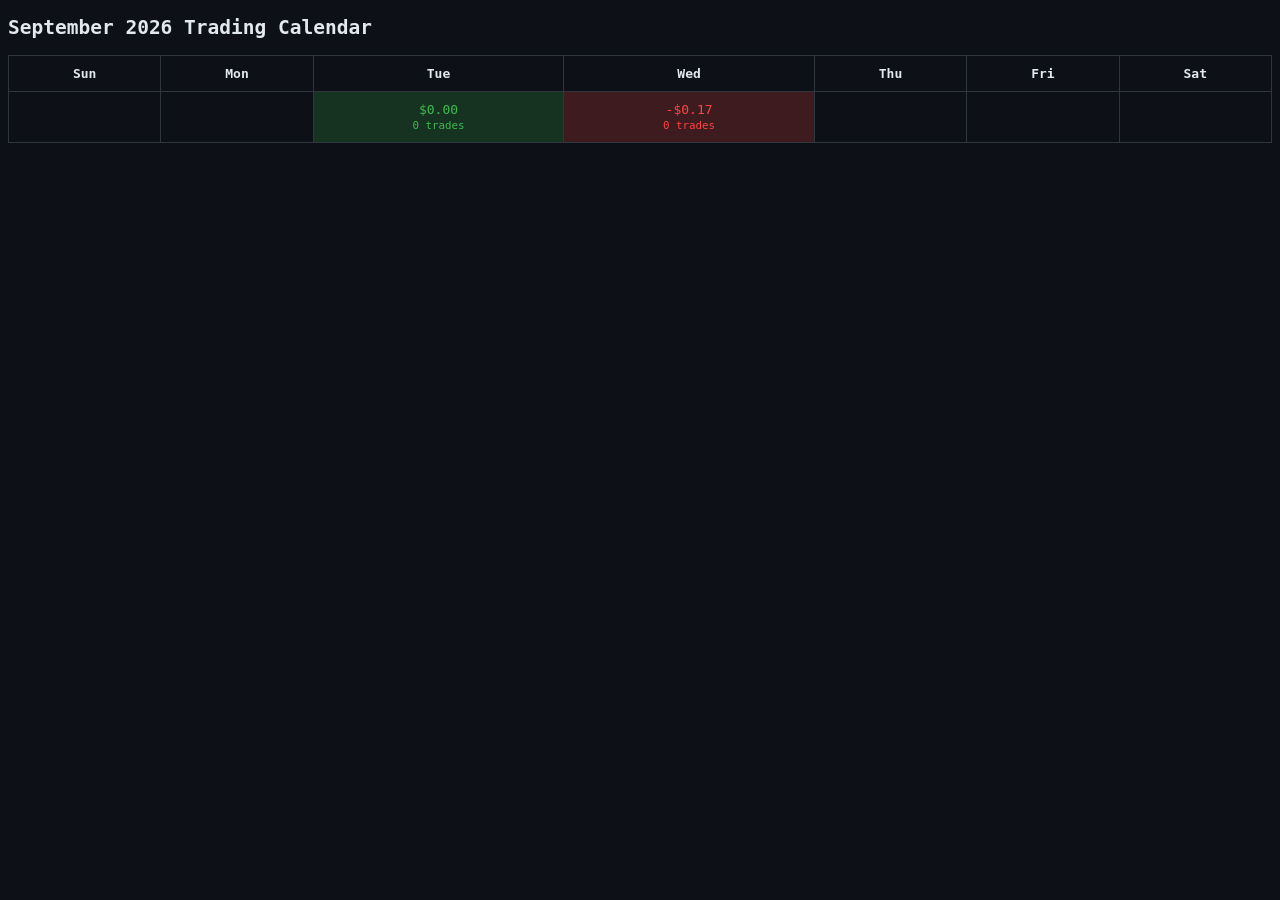
<file: docs/trading_calendar.html>
<!DOCTYPE html>
<html>
<head>
<style>
body { background: #0D1117; color: #E2E8F0; font-family: monospace; }
table { border-collapse: collapse; width: 100%; }
th, td { padding: 10px; text-align: center; border: 1px solid #30363D; }
.profit { background: rgba(63,185,80,0.2); color: #3FB950; }
.loss { background: rgba(255,68,68,0.2); color: #FF4444; }
.empty { background: #0D1117; color: #484F58; }
</style>
</head>
<body>
<h2>September 2026 Trading Calendar</h2>
<table>
<tr><th>Sun</th><th>Mon</th><th>Tue</th><th>Wed</th><th>Thu</th><th>Fri</th><th>Sat</th></tr>
<tr>
<td class="empty"></td><td class="empty"></td>
<td class="profit">$0.00<br><small>0 trades</small></td>
<td class="loss">-$0.17<br><small>0 trades</small></td>
<td class="empty"></td><td class="empty"></td><td class="empty"></td>
</tr>
</table>
</body>
</html>
</file>
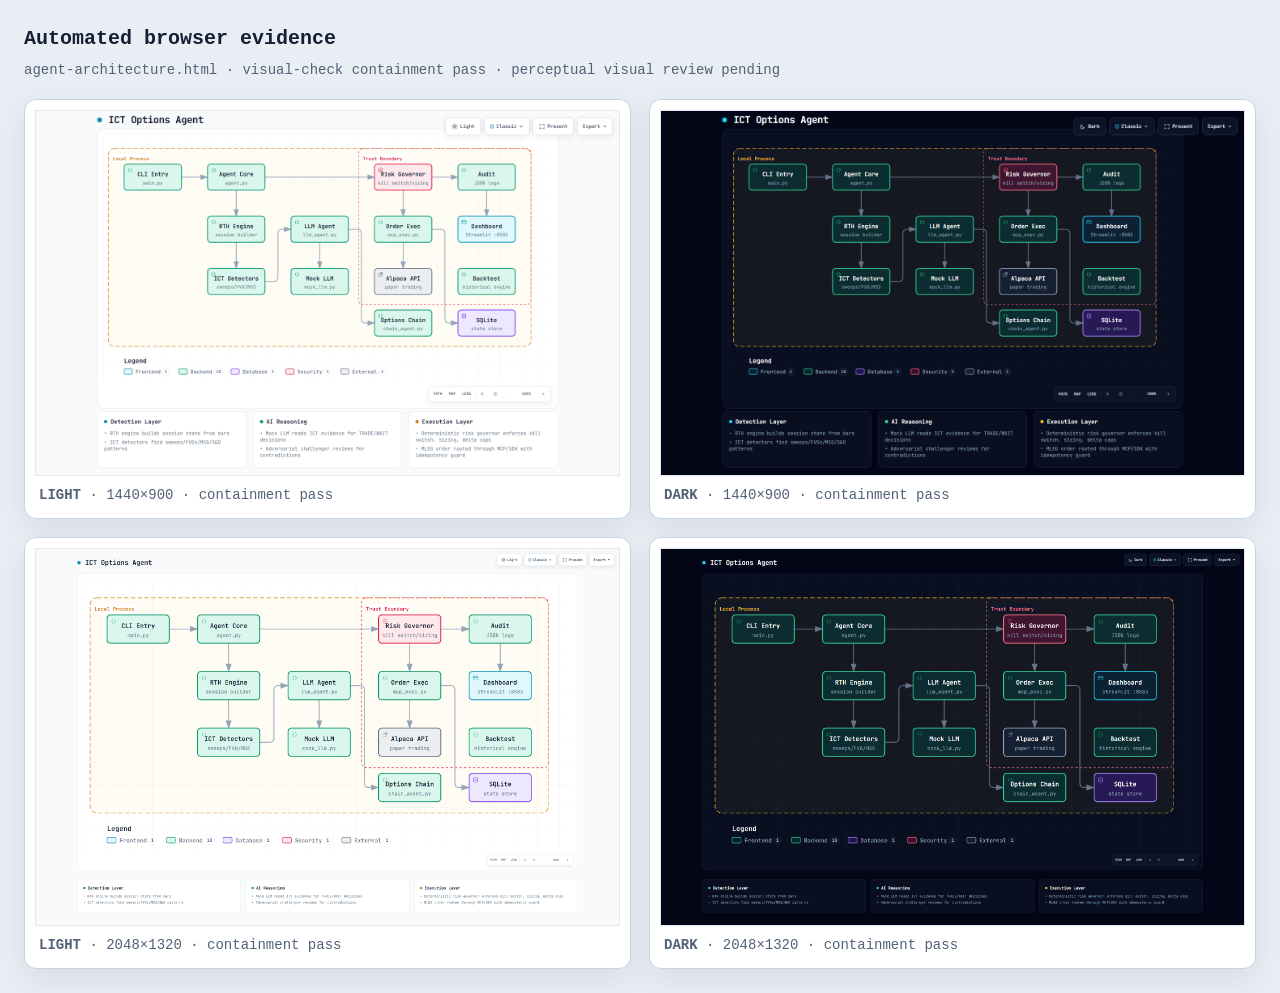
<file: docs/diagrams/agent-architecture.visual-check.html>
<!doctype html>
<html lang="en">
<head>
<meta charset="utf-8">
<meta name="viewport" content="width=device-width,initial-scale=1">
<title>Archify automated browser evidence · agent-architecture.html</title>
<style>
*{box-sizing:border-box}body{margin:0;padding:24px;background:#e9eef5;color:#172033;font:14px/1.5 ui-monospace,SFMono-Regular,Menlo,Consolas,monospace}header{max-width:1500px;margin:0 auto 18px}h1{margin:0 0 6px;font-size:20px}p{margin:0;color:#526176}.grid{max-width:1500px;margin:auto;display:grid;grid-template-columns:repeat(2,minmax(0,1fr));gap:18px}figure{margin:0;padding:10px;background:white;border:1px solid #c9d4e3;border-radius:12px;box-shadow:0 10px 30px rgba(15,23,42,.08)}img{display:block;width:100%;height:auto;border:1px solid #e2e8f0}figcaption{padding:9px 4px 2px;color:#526176}@media(max-width:900px){.grid{grid-template-columns:1fr}}
</style>
</head>
<body>
<header><h1>Automated browser evidence</h1><p>agent-architecture.html · visual-check containment pass · perceptual visual review pending</p></header>
<main class="grid">
      <figure>
        <img src="agent-architecture.visual-check.1440x900.light.png" alt="light 1440 by 900">
        <figcaption><strong>LIGHT</strong> · 1440×900 · containment pass</figcaption>
      </figure>
      <figure>
        <img src="agent-architecture.visual-check.1440x900.dark.png" alt="dark 1440 by 900">
        <figcaption><strong>DARK</strong> · 1440×900 · containment pass</figcaption>
      </figure>
      <figure>
        <img src="agent-architecture.visual-check.2048x1320.light.png" alt="light 2048 by 1320">
        <figcaption><strong>LIGHT</strong> · 2048×1320 · containment pass</figcaption>
      </figure>
      <figure>
        <img src="agent-architecture.visual-check.2048x1320.dark.png" alt="dark 2048 by 1320">
        <figcaption><strong>DARK</strong> · 2048×1320 · containment pass</figcaption>
      </figure>
</main>
</body>
</html>
</file>
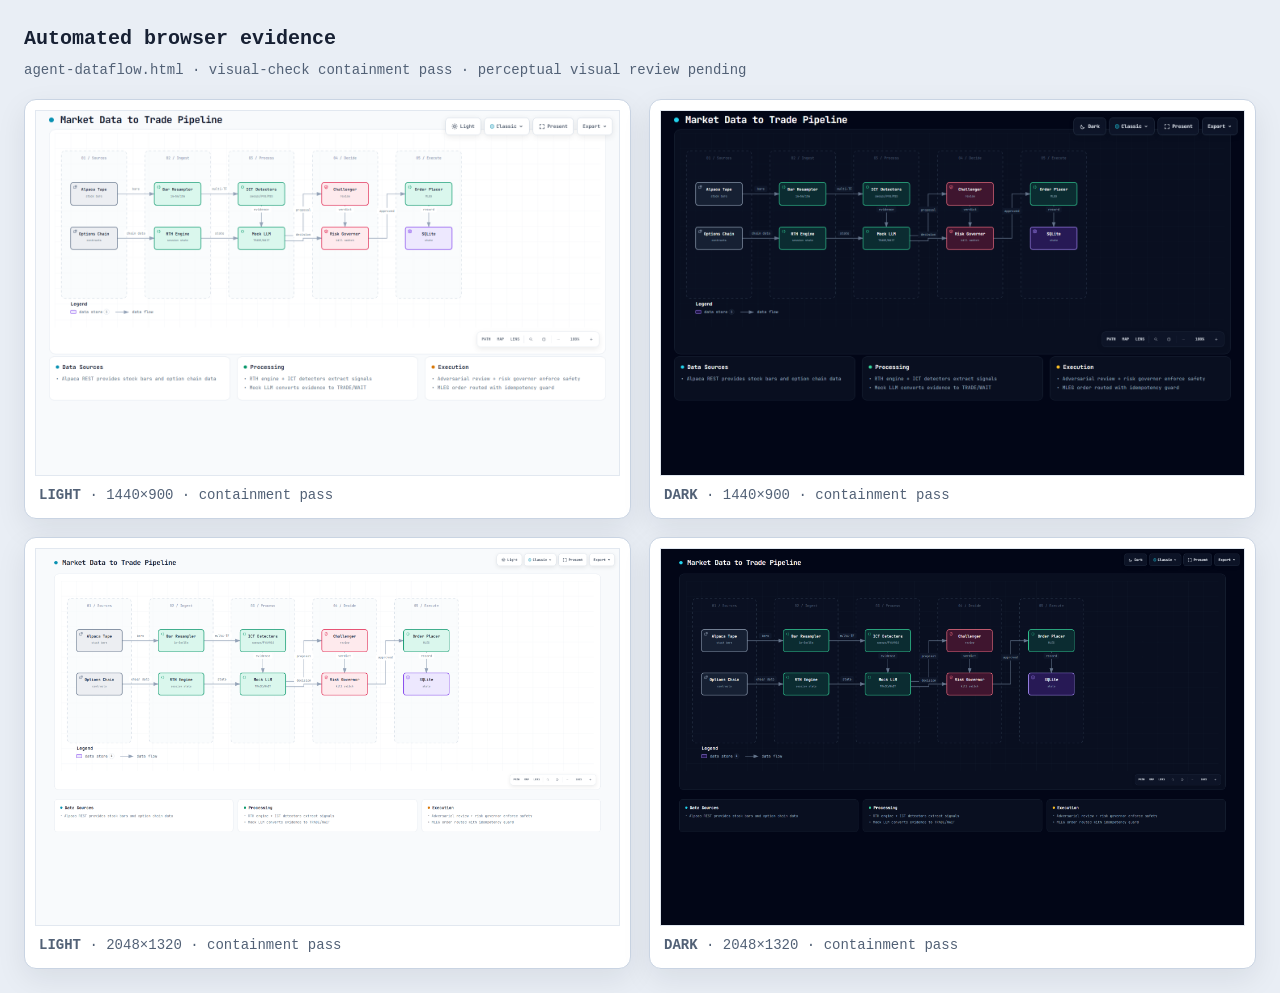
<file: docs/diagrams/agent-dataflow.visual-check.html>
<!doctype html>
<html lang="en">
<head>
<meta charset="utf-8">
<meta name="viewport" content="width=device-width,initial-scale=1">
<title>Archify automated browser evidence · agent-dataflow.html</title>
<style>
*{box-sizing:border-box}body{margin:0;padding:24px;background:#e9eef5;color:#172033;font:14px/1.5 ui-monospace,SFMono-Regular,Menlo,Consolas,monospace}header{max-width:1500px;margin:0 auto 18px}h1{margin:0 0 6px;font-size:20px}p{margin:0;color:#526176}.grid{max-width:1500px;margin:auto;display:grid;grid-template-columns:repeat(2,minmax(0,1fr));gap:18px}figure{margin:0;padding:10px;background:white;border:1px solid #c9d4e3;border-radius:12px;box-shadow:0 10px 30px rgba(15,23,42,.08)}img{display:block;width:100%;height:auto;border:1px solid #e2e8f0}figcaption{padding:9px 4px 2px;color:#526176}@media(max-width:900px){.grid{grid-template-columns:1fr}}
</style>
</head>
<body>
<header><h1>Automated browser evidence</h1><p>agent-dataflow.html · visual-check containment pass · perceptual visual review pending</p></header>
<main class="grid">
      <figure>
        <img src="agent-dataflow.visual-check.1440x900.light.png" alt="light 1440 by 900">
        <figcaption><strong>LIGHT</strong> · 1440×900 · containment pass</figcaption>
      </figure>
      <figure>
        <img src="agent-dataflow.visual-check.1440x900.dark.png" alt="dark 1440 by 900">
        <figcaption><strong>DARK</strong> · 1440×900 · containment pass</figcaption>
      </figure>
      <figure>
        <img src="agent-dataflow.visual-check.2048x1320.light.png" alt="light 2048 by 1320">
        <figcaption><strong>LIGHT</strong> · 2048×1320 · containment pass</figcaption>
      </figure>
      <figure>
        <img src="agent-dataflow.visual-check.2048x1320.dark.png" alt="dark 2048 by 1320">
        <figcaption><strong>DARK</strong> · 2048×1320 · containment pass</figcaption>
      </figure>
</main>
</body>
</html>
</file>
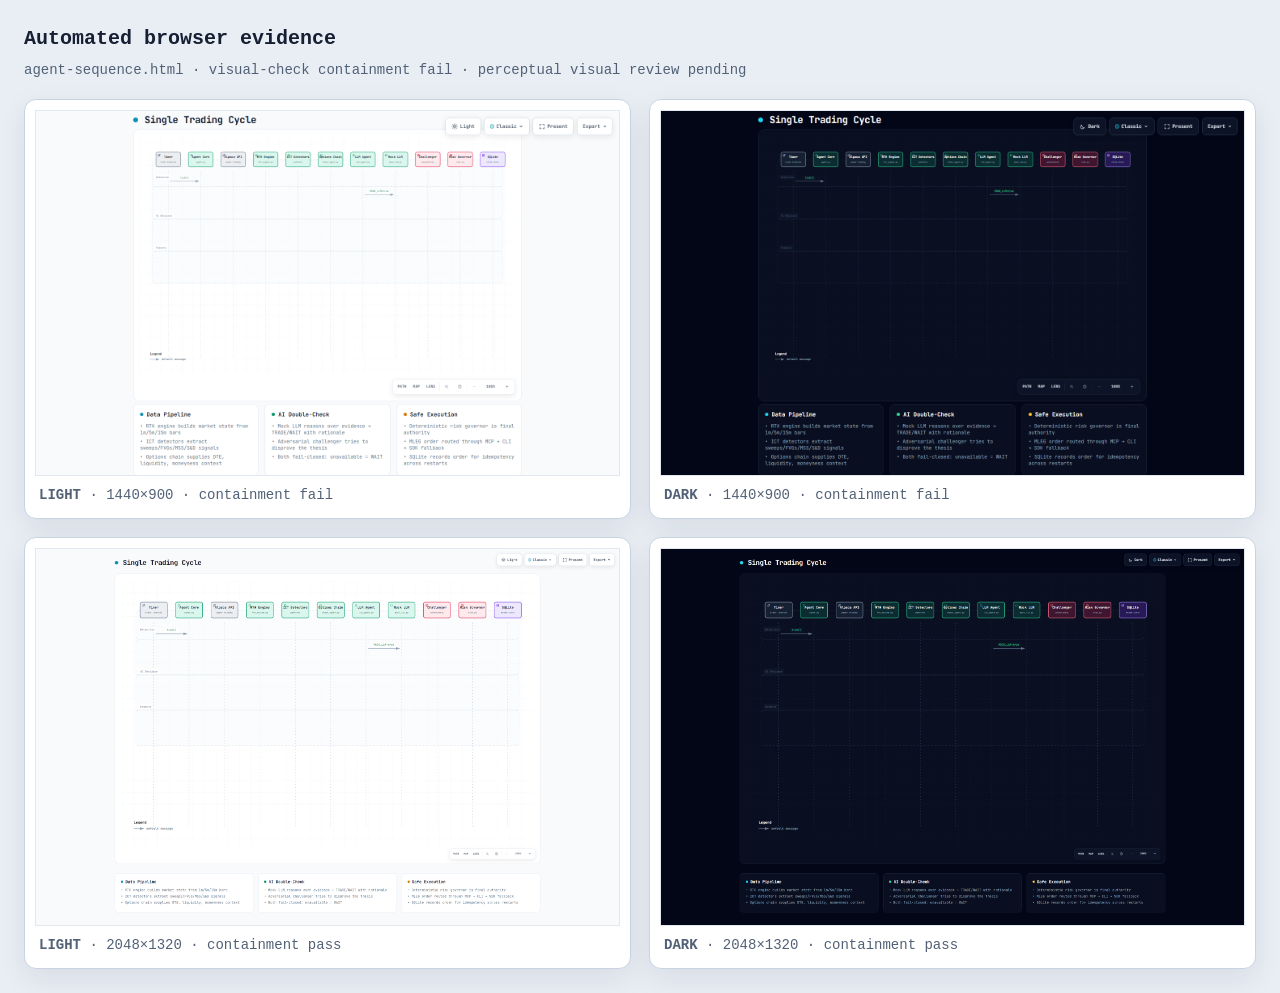
<file: docs/diagrams/agent-sequence.visual-check.html>
<!doctype html>
<html lang="en">
<head>
<meta charset="utf-8">
<meta name="viewport" content="width=device-width,initial-scale=1">
<title>Archify automated browser evidence · agent-sequence.html</title>
<style>
*{box-sizing:border-box}body{margin:0;padding:24px;background:#e9eef5;color:#172033;font:14px/1.5 ui-monospace,SFMono-Regular,Menlo,Consolas,monospace}header{max-width:1500px;margin:0 auto 18px}h1{margin:0 0 6px;font-size:20px}p{margin:0;color:#526176}.grid{max-width:1500px;margin:auto;display:grid;grid-template-columns:repeat(2,minmax(0,1fr));gap:18px}figure{margin:0;padding:10px;background:white;border:1px solid #c9d4e3;border-radius:12px;box-shadow:0 10px 30px rgba(15,23,42,.08)}img{display:block;width:100%;height:auto;border:1px solid #e2e8f0}figcaption{padding:9px 4px 2px;color:#526176}@media(max-width:900px){.grid{grid-template-columns:1fr}}
</style>
</head>
<body>
<header><h1>Automated browser evidence</h1><p>agent-sequence.html · visual-check containment fail · perceptual visual review pending</p></header>
<main class="grid">
      <figure>
        <img src="agent-sequence.visual-check.1440x900.light.png" alt="light 1440 by 900">
        <figcaption><strong>LIGHT</strong> · 1440×900 · containment fail</figcaption>
      </figure>
      <figure>
        <img src="agent-sequence.visual-check.1440x900.dark.png" alt="dark 1440 by 900">
        <figcaption><strong>DARK</strong> · 1440×900 · containment fail</figcaption>
      </figure>
      <figure>
        <img src="agent-sequence.visual-check.2048x1320.light.png" alt="light 2048 by 1320">
        <figcaption><strong>LIGHT</strong> · 2048×1320 · containment pass</figcaption>
      </figure>
      <figure>
        <img src="agent-sequence.visual-check.2048x1320.dark.png" alt="dark 2048 by 1320">
        <figcaption><strong>DARK</strong> · 2048×1320 · containment pass</figcaption>
      </figure>
</main>
</body>
</html>
</file>
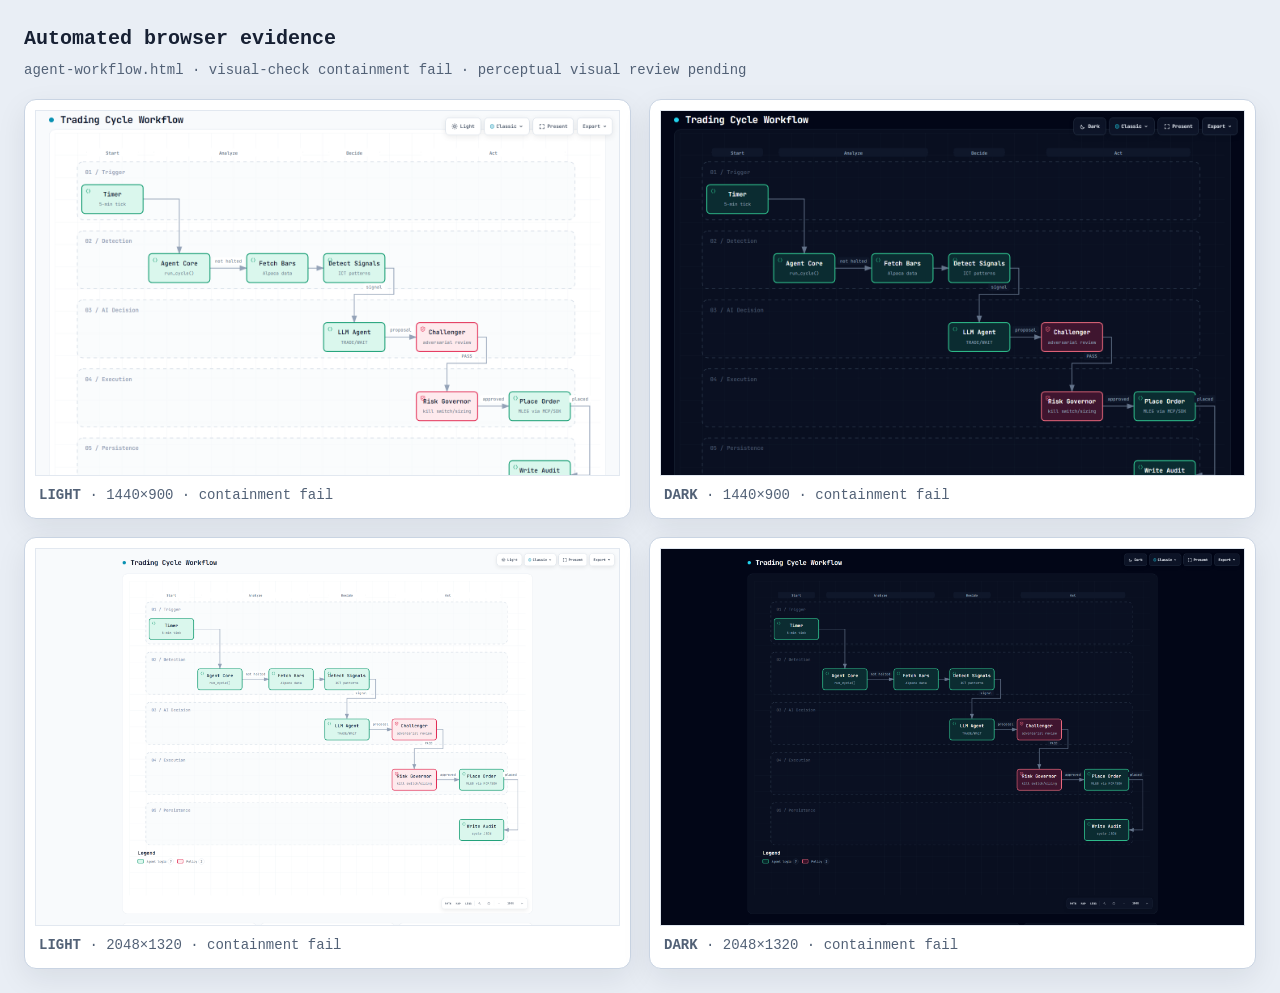
<file: docs/diagrams/agent-workflow.visual-check.html>
<!doctype html>
<html lang="en">
<head>
<meta charset="utf-8">
<meta name="viewport" content="width=device-width,initial-scale=1">
<title>Archify automated browser evidence · agent-workflow.html</title>
<style>
*{box-sizing:border-box}body{margin:0;padding:24px;background:#e9eef5;color:#172033;font:14px/1.5 ui-monospace,SFMono-Regular,Menlo,Consolas,monospace}header{max-width:1500px;margin:0 auto 18px}h1{margin:0 0 6px;font-size:20px}p{margin:0;color:#526176}.grid{max-width:1500px;margin:auto;display:grid;grid-template-columns:repeat(2,minmax(0,1fr));gap:18px}figure{margin:0;padding:10px;background:white;border:1px solid #c9d4e3;border-radius:12px;box-shadow:0 10px 30px rgba(15,23,42,.08)}img{display:block;width:100%;height:auto;border:1px solid #e2e8f0}figcaption{padding:9px 4px 2px;color:#526176}@media(max-width:900px){.grid{grid-template-columns:1fr}}
</style>
</head>
<body>
<header><h1>Automated browser evidence</h1><p>agent-workflow.html · visual-check containment fail · perceptual visual review pending</p></header>
<main class="grid">
      <figure>
        <img src="agent-workflow.visual-check.1440x900.light.png" alt="light 1440 by 900">
        <figcaption><strong>LIGHT</strong> · 1440×900 · containment fail</figcaption>
      </figure>
      <figure>
        <img src="agent-workflow.visual-check.1440x900.dark.png" alt="dark 1440 by 900">
        <figcaption><strong>DARK</strong> · 1440×900 · containment fail</figcaption>
      </figure>
      <figure>
        <img src="agent-workflow.visual-check.2048x1320.light.png" alt="light 2048 by 1320">
        <figcaption><strong>LIGHT</strong> · 2048×1320 · containment fail</figcaption>
      </figure>
      <figure>
        <img src="agent-workflow.visual-check.2048x1320.dark.png" alt="dark 2048 by 1320">
        <figcaption><strong>DARK</strong> · 2048×1320 · containment fail</figcaption>
      </figure>
</main>
</body>
</html>
</file>
